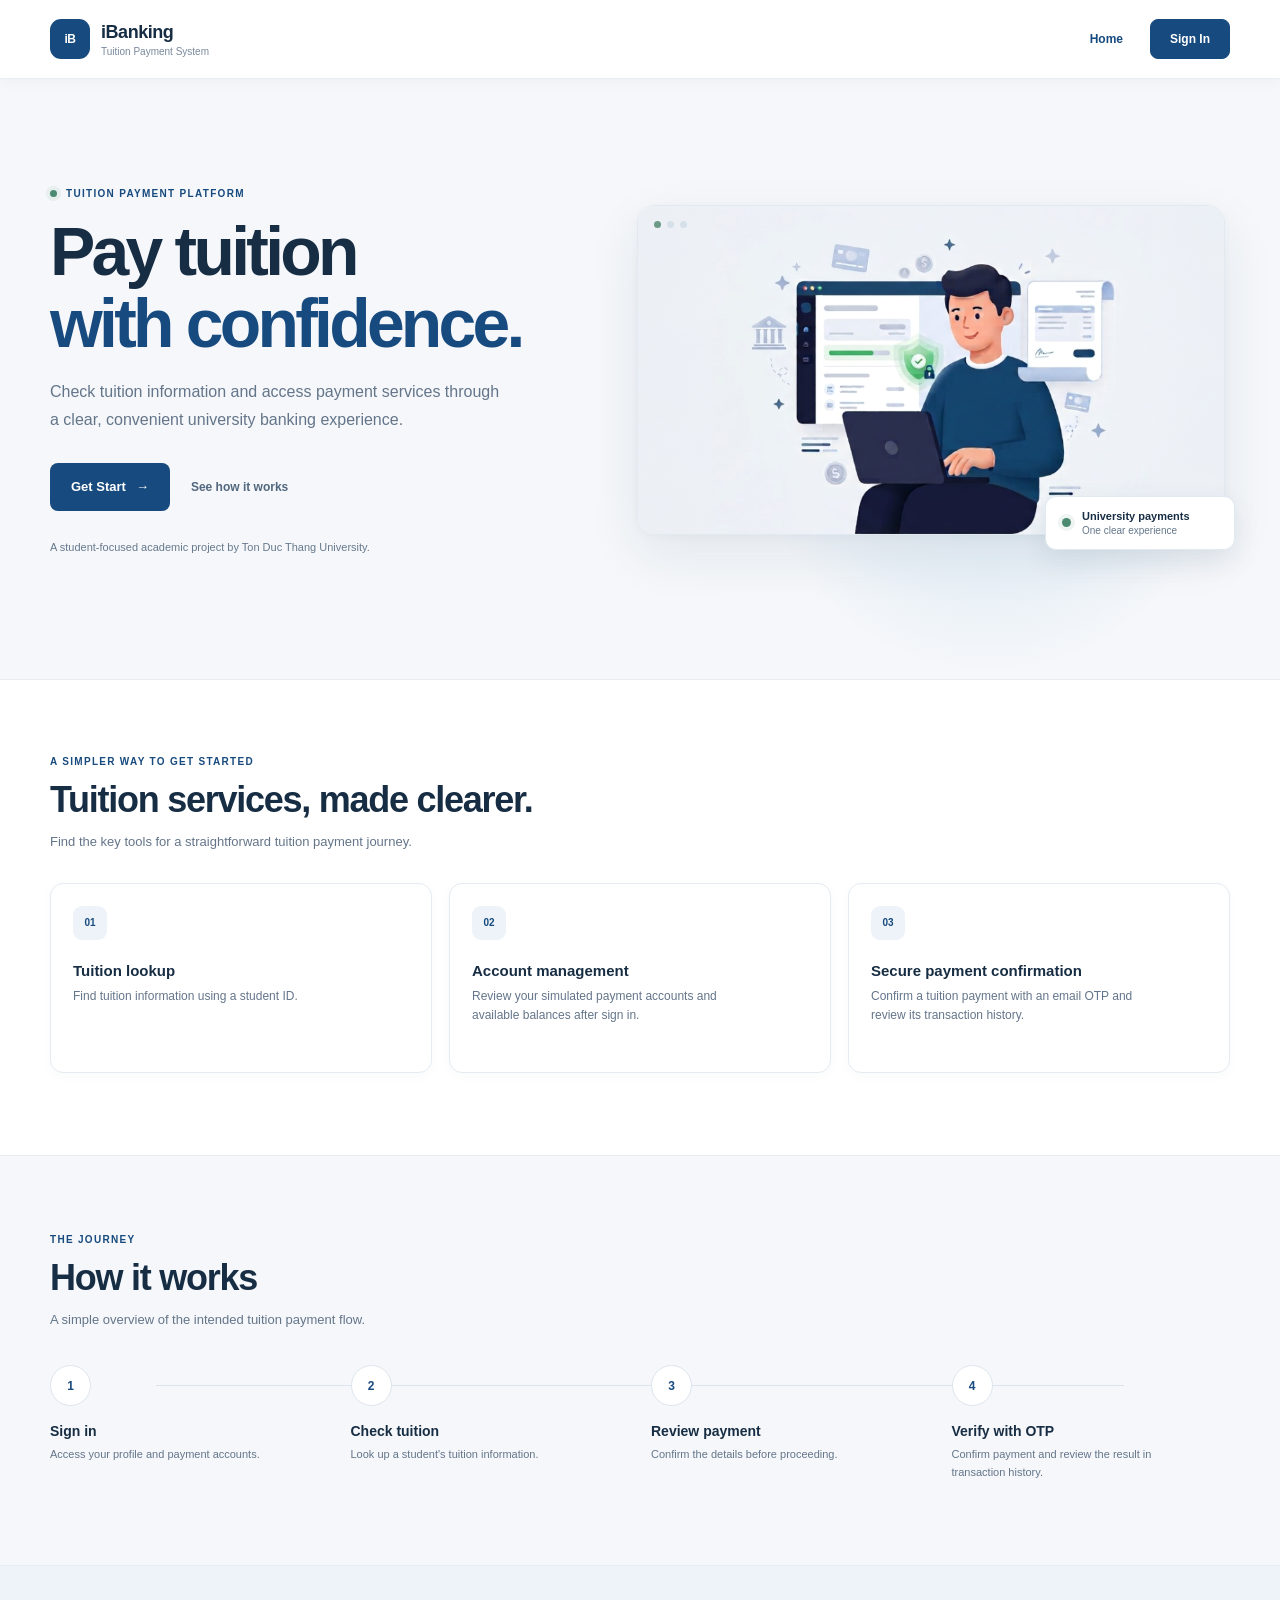
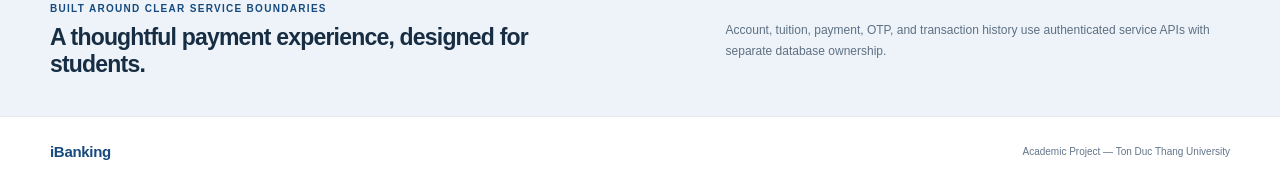
<file: frontend/index.html>
<!doctype html>
<html lang="en">
<head>
	<meta charset="utf-8">
	<meta name="viewport" content="width=device-width, initial-scale=1">
	<title>iBanking | Tuition Payment System</title>
	<link rel="stylesheet" href="css/style.css">
	<script src="js/auth.js" defer></script>
</head>
<body class="landing-page">
	<header class="landing-header">
		<div class="landing-header-inner container">
			<a class="landing-brand" href="index.html" aria-label="iBanking home">
				<span class="landing-brand-mark" aria-hidden="true">iB</span>
				<span><strong>iBanking</strong><small>Tuition Payment System</small></span>
			</a>
			<nav class="landing-nav" aria-label="Main navigation">
				<a class="public-home-link active" href="index.html">Home</a>
				<a class="auth-link logged-in-only hidden" href="dashboard.html">Dashboard</a>
				<a class="auth-link logged-in-only hidden" href="tuition.html">Tuition</a>
				<a class="auth-link logged-in-only hidden" href="accounts.html">Accounts</a>
				<a class="auth-link logged-in-only hidden" href="history.html">History</a>
				<a class="auth-link logged-in-only hidden" href="profile.html">Profile</a>
				<a class="landing-signin auth-link logged-out-only" href="login.html">Sign In</a>
				<a class="landing-signin auth-link logged-in-only hidden" href="login.html" data-logout>Logout</a>
			</nav>
		</div>
	</header>

	<main>
		<section class="landing-hero container" aria-labelledby="hero-title">
			<div class="landing-hero-copy">
				<p class="landing-kicker"><span aria-hidden="true"></span> Tuition payment platform</p>
				<h1 id="hero-title">Pay tuition<br><span>with confidence.</span></h1>
				<p class="landing-lead">Check tuition information and access payment services through a clear, convenient university banking experience.</p>
				<div class="landing-actions">
					<a class="button landing-primary-cta logged-out-only" href="login.html">Get Start <span aria-hidden="true">&rarr;</span></a>
					<a class="button landing-primary-cta auth-link logged-in-only hidden" href="dashboard.html">Go to Dashboard <span aria-hidden="true">&rarr;</span></a>
					<a class="landing-secondary-cta" href="#how-it-works">See how it works</a>
				</div>
				<p class="landing-caption">A student-focused academic project by Ton Duc Thang University.</p>
			</div>

			<div class="landing-hero-art">
				<div class="landing-art-glow" aria-hidden="true"></div>
				<div class="landing-art-frame">
					<img src="assets/ibanking-hero.png" alt="Illustration of tuition documents and a secure online payment experience">
				</div>
				<div class="landing-art-label"><span class="landing-art-dot" aria-hidden="true"></span><span><strong>University payments</strong><small>One clear experience</small></span></div>
			</div>
		</section>

		<section class="landing-features" aria-labelledby="features-title">
			<div class="container">
				<div class="landing-section-heading">
					<p class="landing-kicker">A simpler way to get started</p>
					<h2 id="features-title">Tuition services, made clearer.</h2>
					<p>Find the key tools for a straightforward tuition payment journey.</p>
				</div>
				<div class="landing-feature-grid">
					<article class="landing-feature-card">
						<span class="landing-feature-index">01</span>
						<h3>Tuition lookup</h3>
						<p>Find tuition information using a student ID.</p>
					</article>
					<article class="landing-feature-card">
						<span class="landing-feature-index">02</span>
						<h3>Account management</h3>
						<p>Review your simulated payment accounts and available balances after sign in.</p>
					</article>
					<article class="landing-feature-card">
						<span class="landing-feature-index">03</span>
						<h3>Secure payment confirmation</h3>
						<p>Confirm a tuition payment with an email OTP and review its transaction history.</p>
					</article>
				</div>
			</div>
		</section>

		<section id="how-it-works" class="landing-process container" aria-labelledby="process-title">
			<div class="landing-section-heading">
				<p class="landing-kicker">The journey</p>
				<h2 id="process-title">How it works</h2>
				<p>A simple overview of the intended tuition payment flow.</p>
			</div>
			<ol class="landing-steps">
				<li><span class="landing-step-number">1</span><div><h3>Sign in</h3><p>Access your profile and payment accounts.</p></div></li>
				<li><span class="landing-step-number">2</span><div><h3>Check tuition</h3><p>Look up a student's tuition information.</p></div></li>
				<li><span class="landing-step-number">3</span><div><h3>Review payment</h3><p>Confirm the details before proceeding.</p></div></li>
				<li><span class="landing-step-number">4</span><div><h3>Verify with OTP</h3><p>Confirm payment and review the result in transaction history.</p></div></li>
			</ol>
		</section>

		<section class="landing-trust">
			<div class="container landing-trust-inner">
				<div><p class="landing-kicker">Built around clear service boundaries</p><h2>A thoughtful payment experience, designed for students.</h2></div>
				<p>Account, tuition, payment, OTP, and transaction history use authenticated service APIs with separate database ownership.</p>
			</div>
		</section>
	</main>

	<footer class="landing-footer">
		<div class="container landing-footer-inner"><a class="landing-footer-brand" href="index.html">iBanking</a><span>Academic Project — Ton Duc Thang University</span></div>
	</footer>
</body>
</html>
</file>
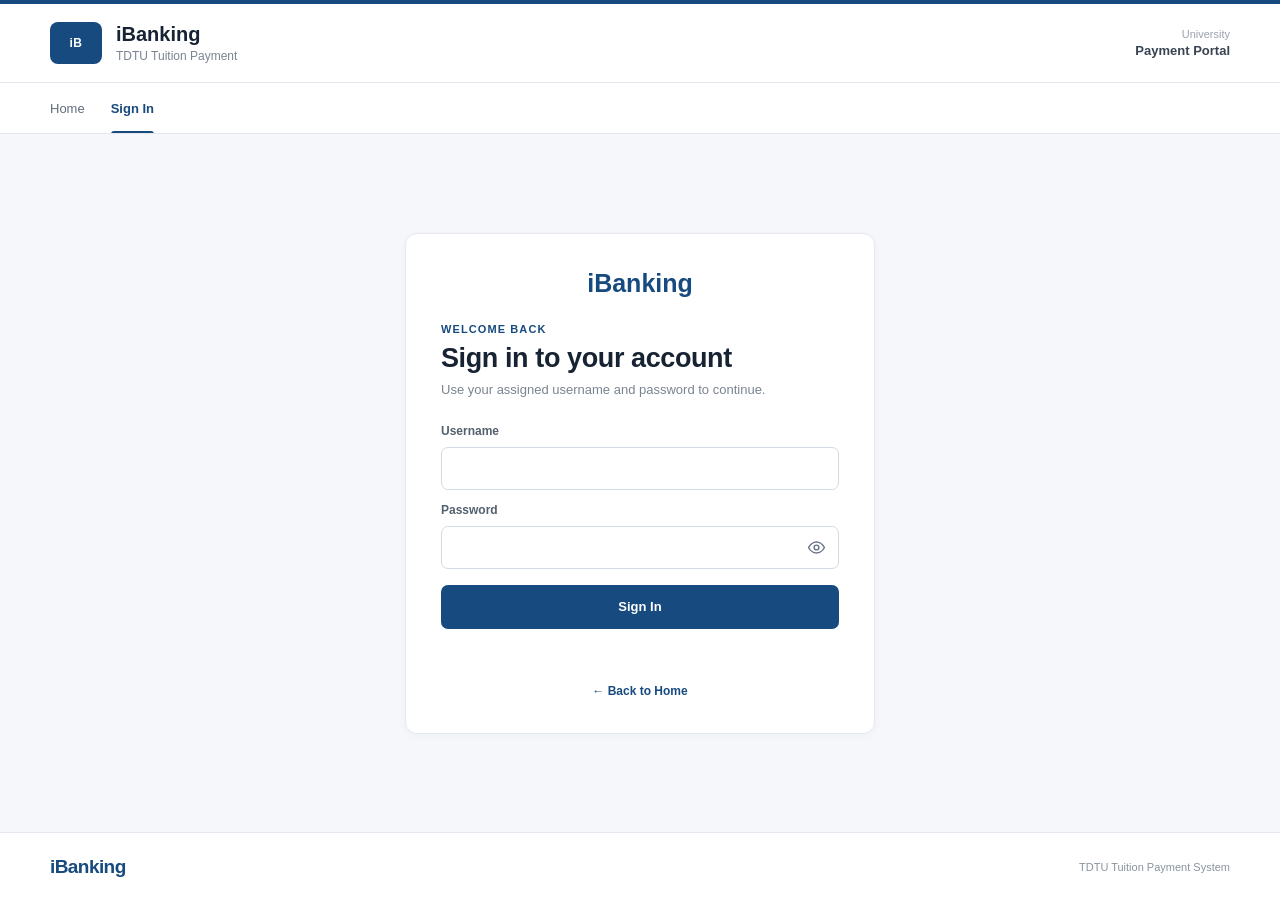
<file: frontend/accounts.html>
<!doctype html>
<html lang="en">

<head>
	<meta charset="utf-8">
	<meta name="viewport" content="width=device-width, initial-scale=1">
	<title>Accounts | iBanking</title>
	<link rel="stylesheet" href="css/style.css">
	<script src="js/auth.js" defer></script>
	<script src="js/accounts.js" defer></script>
</head>

<body class="auth-pending">
	<header class="top-header">
		<div class="header-content container"><a class="school" href="index.html"><span
					class="school-mark">TDTU</span><span class="school-name"><strong>iBanking</strong><small>Tuition
						Payment System</small></span></a>
			<div class="portal-label"><span>University</span><strong>Payment Portal</strong></div>
		</div>
	</header>
	<nav class="navigation" aria-label="Main navigation">
		<div class="navigation-content container">
			<a class="public-home-link" href="index.html">Home</a> <a class="auth-link logged-in-only hidden"
				href="dashboard.html">Dashboard</a> <a class="auth-link logged-in-only hidden"
				href="tuition.html">Tuition</a> <a class="auth-link logged-in-only hidden active"
				href="accounts.html">Accounts</a> <a class="auth-link logged-in-only hidden"
				href="history.html">History</a> <a class="auth-link logged-in-only hidden"
				href="profile.html">Profile</a> <a class="auth-link logged-out-only" href="login.html">Login</a> <a
				class="auth-link logged-in-only hidden" href="login.html" data-logout>Logout</a>
		</div>
	</nav>
	<main class="container page-content">
		<div class="page-heading">
			<p class="eyebrow">Payment accounts</p>
			<h1>Accounts</h1>
		</div>
		<section id="account-list" class="account-list" aria-live="polite">
			<p class="muted">Loading accounts...</p>
		</section>
		<p id="accounts-error" class="form-error" role="alert"></p>
	</main>
	<footer class="site-footer">
		<div class="container footer-inner"><a class="brand" href="index.html">iBanking</a><span>TDTU Tuition Payment
				System</span></div>
	</footer>
</body>

</html>
</file>
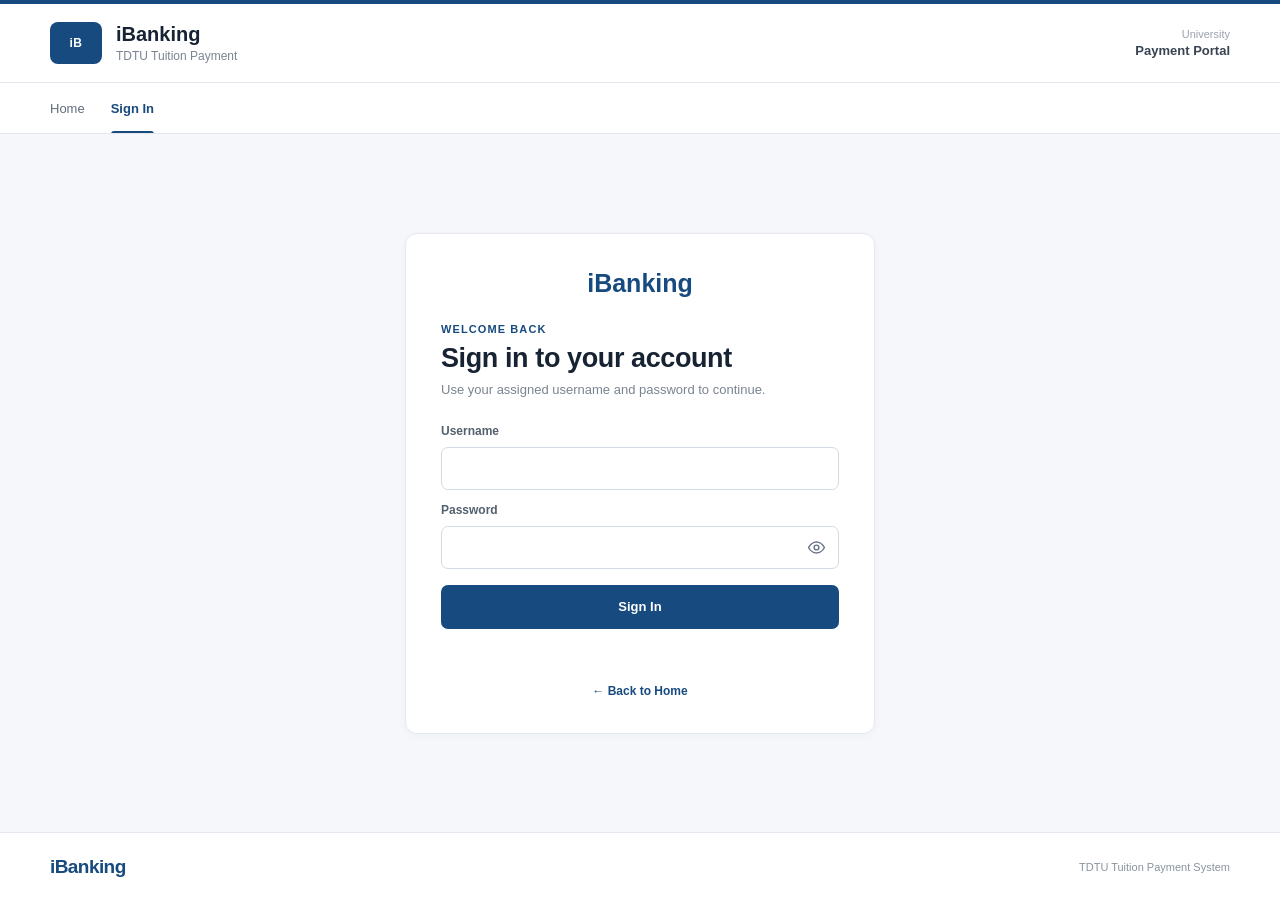
<file: frontend/dashboard.html>
<!doctype html>
<html lang="en">

<head>
	<meta charset="utf-8">
	<meta name="viewport" content="width=device-width, initial-scale=1">
	<title>Dashboard | iBanking</title>
	<link rel="stylesheet" href="css/style.css">
	<script src="js/auth.js" defer></script>
	<script src="js/dashboard.js" defer></script>
</head>

<body class="auth-pending">
	<header class="top-header">
		<div class="header-content container"><a class="school" href="index.html"><span
					class="school-mark">TDTU</span><span class="school-name"><strong>iBanking</strong><small>Tuition
						Payment System</small></span></a>
			<div class="portal-label"><span>University</span><strong>Payment Portal</strong></div>
		</div>
	</header>
	<nav class="navigation" aria-label="Main navigation">
		<div class="navigation-content container">
			<a class="public-home-link" href="index.html">Home</a> <a class="auth-link logged-in-only hidden active"
				href="dashboard.html">Dashboard</a> <a class="auth-link logged-in-only hidden"
				href="tuition.html">Tuition</a> <a class="auth-link logged-in-only hidden"
				href="accounts.html">Accounts</a> <a class="auth-link logged-in-only hidden"
				href="history.html">History</a> <a class="auth-link logged-in-only hidden"
				href="profile.html">Profile</a> <a class="auth-link logged-out-only" href="login.html">Login</a> <a
				class="auth-link logged-in-only hidden" href="login.html" data-logout>Logout</a>
		</div>
	</nav>
	<main class="container page-content">
		<div class="page-heading">
			<p class="eyebrow">Your overview</p>
			<h1 id="welcome-title">Dashboard</h1>
		</div>
		<section class="card dashboard-summary" aria-live="polite">
			<div>
				<p class="eyebrow" id="dashboard-account-default">Account summary</p>
				<h2 id="dashboard-account-number">Loading account...</h2>
			</div>
			<div><span class="detail-label">Available balance</span><strong id="dashboard-account-balance">-</strong>
			</div><span class="account-badge" id="dashboard-account-status">Loading</span>
		</section>
		<section class="quick-grid">
			<a class="card quick-card" href="tuition.html"><span
					class="quick-icon">T</span><span><strong>Tuition</strong><small>Look up a student tuition
						record</small></span><span class="arrow">&rarr;</span></a>
			<a class="card quick-card" href="accounts.html"><span
					class="quick-icon">A</span><span><strong>Accounts</strong><small>View simulated balances and account
						status</small></span><span class="arrow">&rarr;</span></a>
			<a class="card quick-card" href="history.html"><span class="quick-icon">H</span><span><strong>Transaction
						History</strong><small>Review payment status and completion time</small></span><span
					class="arrow">&rarr;</span></a>
			<a class="card quick-card" href="profile.html"><span
					class="quick-icon">P</span><span><strong>Profile</strong><small>View your personal
						information</small></span><span class="arrow">&rarr;</span></a>
		</section>
		<p id="dashboard-error" class="form-error" role="alert"></p>
		<p id="dashboard-account-summary" class="muted"></p>
	</main>
	<footer class="site-footer">
		<div class="container footer-inner"><a class="brand" href="index.html">iBanking</a><span>TDTU Tuition Payment
				System</span></div>
	</footer>
</body>

</html>
</file>
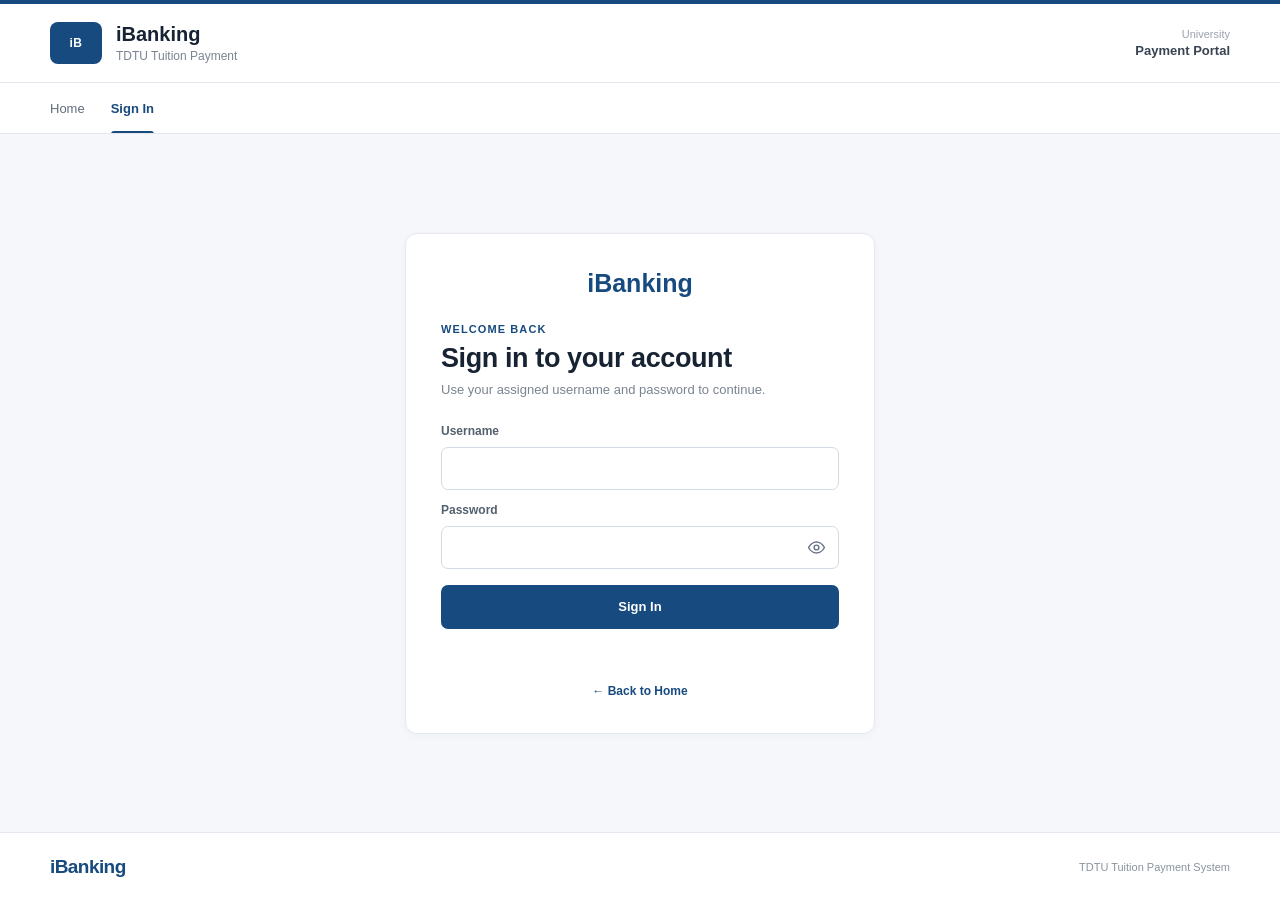
<file: frontend/history.html>
<!doctype html>
<html lang="en">

<head>
	<meta charset="utf-8">
	<meta name="viewport" content="width=device-width, initial-scale=1">
	<title>Transaction History | iBanking</title>
	<link rel="stylesheet" href="css/style.css">
	<script src="js/auth.js" defer></script>
	<script src="js/history.js" defer></script>
</head>

<body class="auth-pending">
	<header class="top-header">
		<div class="header-content container"><a class="school" href="index.html"><span
					class="school-mark">TDTU</span><span class="school-name"><strong>iBanking</strong><small>Tuition
						Payment System</small></span></a>
			<div class="portal-label"><span>University</span><strong>Payment Portal</strong></div>
		</div>
	</header>
	<nav class="navigation" aria-label="Main navigation">
		<div class="navigation-content container">
			<a class="public-home-link" href="index.html">Home</a> <a class="auth-link logged-in-only hidden"
				href="dashboard.html">Dashboard</a> <a class="auth-link logged-in-only hidden"
				href="tuition.html">Tuition</a> <a class="auth-link logged-in-only hidden"
				href="accounts.html">Accounts</a> <a class="auth-link logged-in-only hidden active"
				href="history.html">History</a> <a class="auth-link logged-in-only hidden"
				href="profile.html">Profile</a> <a class="auth-link logged-out-only" href="login.html">Login</a> <a
				class="auth-link logged-in-only hidden" href="login.html" data-logout>Logout</a>
		</div>
	</nav>
	<main class="container page-content">
		<div class="page-heading">
			<p class="eyebrow">Payments</p>
			<h1>Transaction History</h1>
		</div>
		<section class="card history-panel" aria-live="polite">
			<p id="history-message" class="history-message">Loading transaction history...</p>
			<div id="history-table-wrap" class="history-table-wrap hidden">
				<table>
					<thead>
						<tr>
							<th>Transaction ID</th>
							<th>Student ID</th>
							<th>Student Name</th>
							<th>Source Account</th>
							<th>Amount</th>
							<th>Status</th>
							<th>Created At</th>
							<th>Completed At</th>
						</tr>
					</thead>
					<tbody id="history-items"></tbody>
				</table>
			</div>
		</section>
	</main>
	<footer class="site-footer">
		<div class="container footer-inner"><a class="brand" href="index.html">iBanking</a><span>TDTU Tuition Payment
				System</span></div>
	</footer>
</body>

</html>
</file>
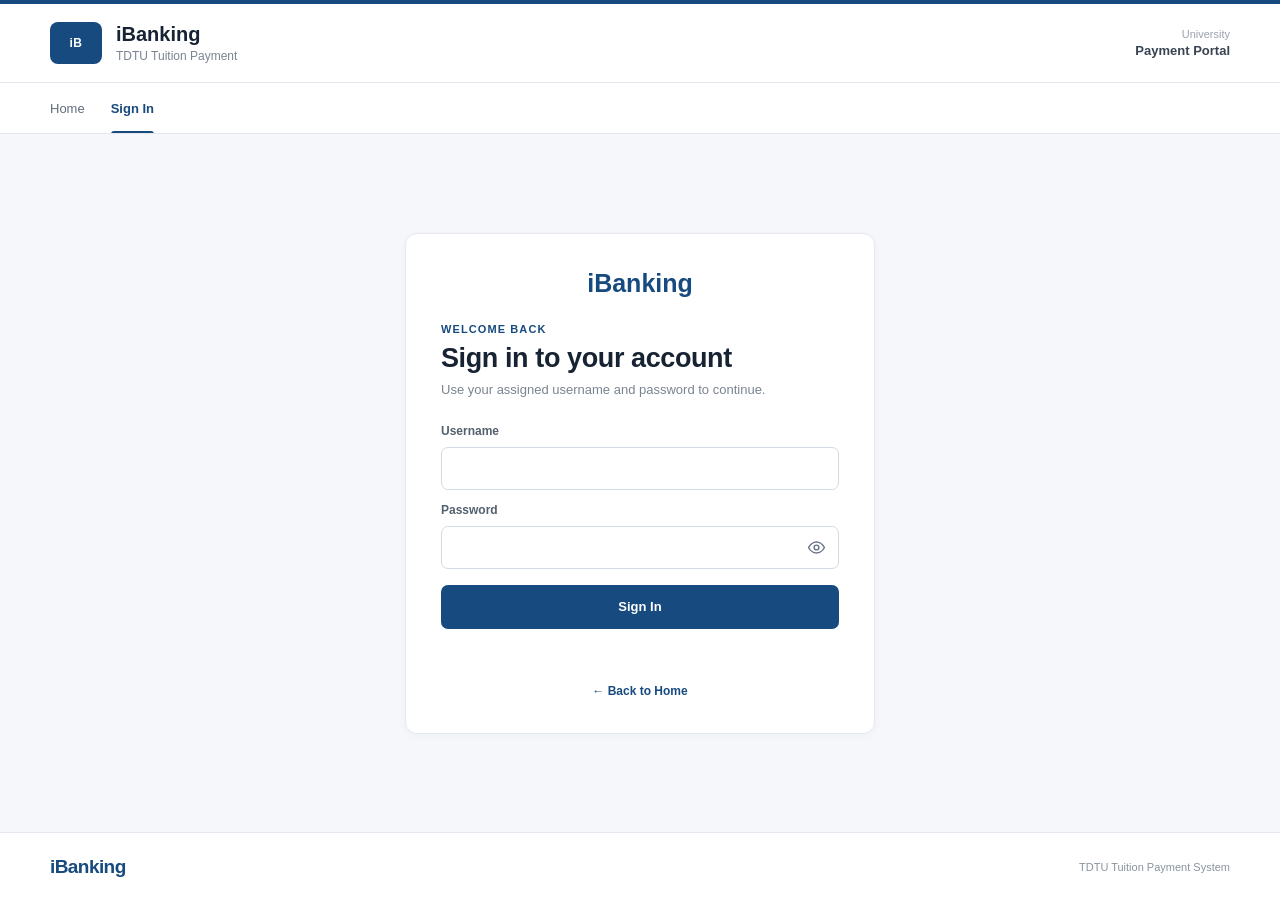
<file: frontend/login.html>
<!doctype html>
<html lang="en">

<head>
	<meta charset="utf-8">
	<meta name="viewport" content="width=device-width, initial-scale=1">
	<title>Sign In | iBanking</title>
	<link rel="stylesheet" href="css/style.css">
	<script src="js/auth.js" defer></script>
</head>

<body>
	<header class="top-header">
		<div class="header-content container">
			<a class="school" href="index.html"><span class="school-mark">iB</span><span
					class="school-name"><strong>iBanking</strong><small>TDTU Tuition Payment</small></span></a>
			<div class="portal-label"><span>University</span><strong>Payment Portal</strong></div>
		</div>
	</header>
	<nav class="navigation" aria-label="Main navigation">
		<div class="navigation-content container">
			<a class="public-home-link" href="index.html">Home</a>
			<a class="auth-link logged-in-only hidden" href="dashboard.html">Dashboard</a>
			<a class="auth-link logged-in-only hidden" href="tuition.html">Tuition</a>
			<a class="auth-link logged-in-only hidden" href="accounts.html">Accounts</a>
			<a class="auth-link logged-in-only hidden" href="history.html">History</a>
			<a class="auth-link logged-in-only hidden" href="profile.html">Profile</a>
			<a class="auth-link logged-out-only active" href="login.html">Sign In</a>
			<a class="auth-link logged-in-only hidden" href="login.html" data-logout>Logout</a>
		</div>
	</nav>

	<main class="container signin-page">
		<section class="card signin-card">
			<div class="signin-brand" aria-hidden="true">iBanking</div>
			<p class="eyebrow">Welcome back</p>
			<h1>Sign in to your account</h1>
			<p class="muted">Use your assigned username and password to continue.</p>
			<form id="login-form" class="form-stack">
				<label for="username">Username</label>
				<input id="username" name="username" autocomplete="username" required>
				<label for="password">Password</label>
				<div class="password-control">
					<input id="password" name="password" type="password" autocomplete="current-password" required>
					<button id="toggle-password" class="password-toggle" type="button" aria-label="Show password"
						aria-controls="password" aria-pressed="false">
						<svg class="password-eye" viewBox="0 0 24 24" aria-hidden="true">
							<path d="M2 12s3.5-7 10-7 10 7 10 7-3.5 7-10 7S2 12 2 12Z"></path>
							<circle cx="12" cy="12" r="3"></circle>
						</svg>
						<svg class="password-eye-off" viewBox="0 0 24 24" aria-hidden="true">
							<path d="M2 12s3.5-7 10-7 10 7 10 7-3.5 7-10 7S2 12 2 12Z"></path>
							<circle cx="12" cy="12" r="3"></circle>
							<path d="m3 3 18 18"></path>
						</svg>
					</button>
				</div>
				<button class="button" type="submit">Sign In</button>
				<p id="login-error" class="form-error" role="alert"></p>
			</form>
			<a class="back-home" href="index.html">&larr; Back to Home</a>
		</section>
	</main>
	<footer class="site-footer">
		<div class="container footer-inner"><span class="brand">iBanking</span><span>TDTU Tuition Payment System</span>
		</div>
	</footer>
	<script>
		document.addEventListener('DOMContentLoaded', () => {
			const priorAuthMessage = sessionStorage.getItem(window.IBanking.AUTH_MESSAGE_KEY);
			if (priorAuthMessage) {
				document.getElementById('login-error').textContent = priorAuthMessage;
				sessionStorage.removeItem(window.IBanking.AUTH_MESSAGE_KEY);
			}
			document.getElementById('login-form').addEventListener('submit', async event => {
				event.preventDefault();
				const form = event.currentTarget;
				const errorBox = document.getElementById('login-error');
				errorBox.textContent = '';
				try {
					await window.IBanking.login(form.username.value, form.password.value);
					window.location.href = 'dashboard.html';
				} catch (error) {
					errorBox.textContent = error.message;
				}
			});
			document.getElementById('toggle-password').addEventListener('click', event => {
				const password = document.getElementById('password');
				const isVisible = password.type === 'password';
				password.type = isVisible ? 'text' : 'password';
				event.currentTarget.setAttribute('aria-pressed', String(isVisible));
				event.currentTarget.setAttribute('aria-label', isVisible ? 'Hide password' : 'Show password');
			});
		});
	</script>
</body>

</html>
</file>
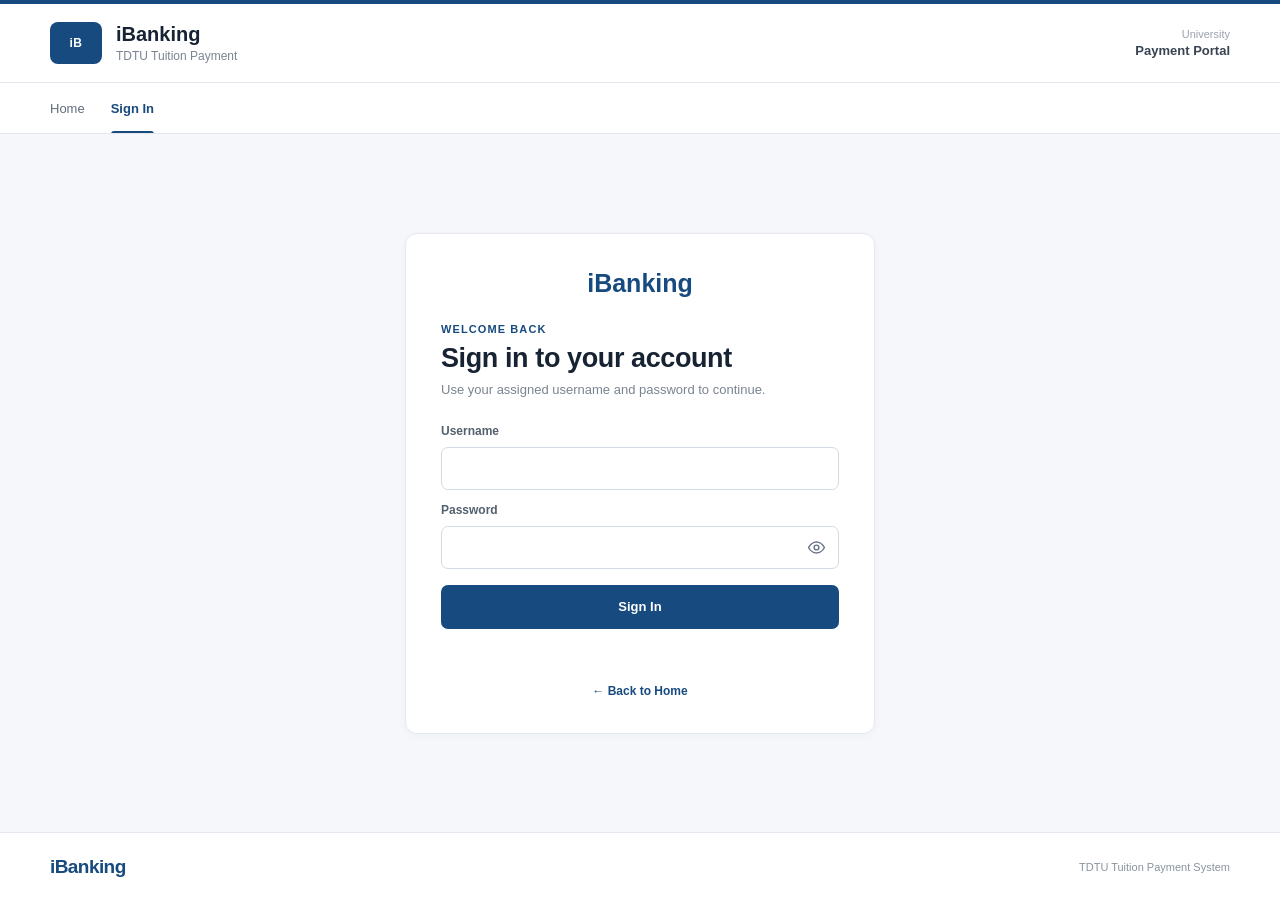
<file: frontend/profile.html>
<!doctype html>
<html lang="en">

<head>
	<meta charset="utf-8">
	<meta name="viewport" content="width=device-width, initial-scale=1">
	<title>Profile | iBanking</title>
	<link rel="stylesheet" href="css/style.css">
	<script src="js/auth.js" defer></script>
	<script src="js/profile.js" defer></script>
</head>

<body class="auth-pending">
	<header class="top-header">
		<div class="header-content container"><a class="school" href="index.html"><span
					class="school-mark">TDTU</span><span class="school-name"><strong>iBanking</strong><small>Tuition
						Payment System</small></span></a>
			<div class="portal-label"><span>University</span><strong>Payment Portal</strong></div>
		</div>
	</header>
	<nav class="navigation" aria-label="Main navigation">
		<div class="navigation-content container">
			<a class="public-home-link" href="index.html">Home</a> <a class="auth-link logged-in-only hidden"
				href="dashboard.html">Dashboard</a> <a class="auth-link logged-in-only hidden"
				href="tuition.html">Tuition</a> <a class="auth-link logged-in-only hidden"
				href="accounts.html">Accounts</a> <a class="auth-link logged-in-only hidden"
				href="history.html">History</a> <a class="auth-link logged-in-only hidden active"
				href="profile.html">Profile</a> <a class="auth-link logged-out-only" href="login.html">Login</a> <a
				class="auth-link logged-in-only hidden" href="login.html" data-logout>Logout</a>
		</div>
	</nav>
	<main class="container page-content">
		<div class="page-heading">
			<p class="eyebrow">Personal information</p>
			<h1>Profile</h1>
		</div>
		<section id="profile-details" class="card profile-details" aria-live="polite">
			<p class="muted">Loading profile...</p>
		</section>
		<p id="profile-error" class="form-error" role="alert"></p>
	</main>
	<footer class="site-footer">
		<div class="container footer-inner"><a class="brand" href="index.html">iBanking</a><span>TDTU Tuition Payment
				System</span></div>
	</footer>
</body>

</html>
</file>
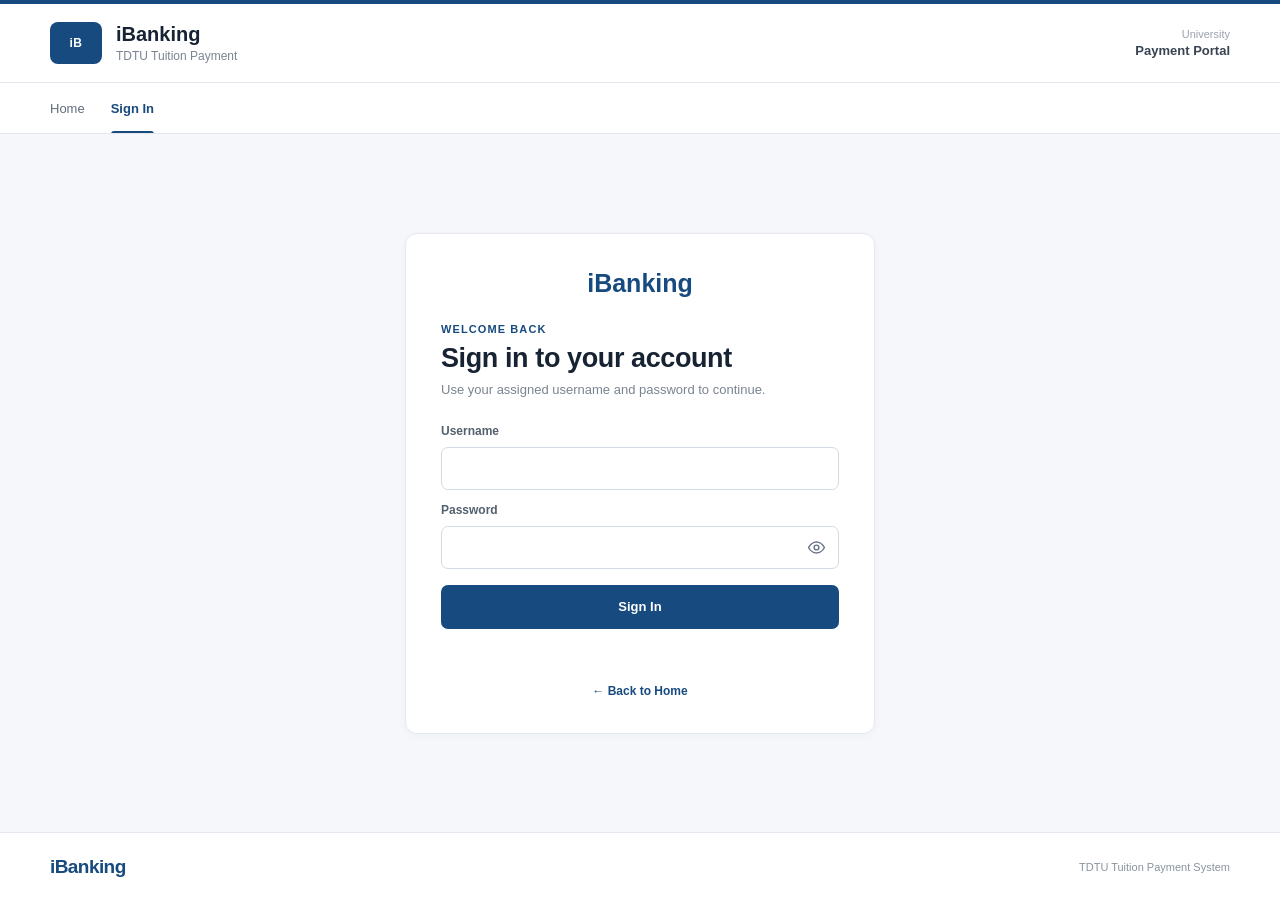
<file: frontend/tuition.html>
<!doctype html>
<html lang="en">

<head>
	<meta charset="utf-8">
	<meta name="viewport" content="width=device-width, initial-scale=1">
	<title>Tuition | iBanking</title>
	<link rel="stylesheet" href="css/style.css">
	<script src="js/auth.js" defer></script>
	<script src="js/tuition.js" defer></script>
</head>

<body class="auth-pending">
	<header class="top-header">
		<div class="header-content container"><a class="school" href="index.html"><span
					class="school-mark">TDTU</span><span class="school-name"><strong>iBanking</strong><small>Tuition
						Payment System</small></span></a>
			<div class="portal-label"><span>University</span><strong>Payment Portal</strong></div>
		</div>
	</header>
	<nav class="navigation" aria-label="Main navigation">
		<div class="navigation-content container">
			<a class="public-home-link" href="index.html">Home</a> <a class="auth-link logged-in-only hidden"
				href="dashboard.html">Dashboard</a> <a class="auth-link logged-in-only hidden active"
				href="tuition.html">Tuition</a> <a class="auth-link logged-in-only hidden"
				href="accounts.html">Accounts</a> <a class="auth-link logged-in-only hidden"
				href="history.html">History</a> <a class="auth-link logged-in-only hidden"
				href="profile.html">Profile</a> <a class="auth-link logged-out-only" href="login.html">Login</a> <a
				class="auth-link logged-in-only hidden" href="login.html" data-logout>Logout</a>
		</div>
	</nav>
	<main class="container page-content tuition-page">
		<div class="page-heading">
			<p class="eyebrow">Payment Services</p>
			<h1>Tuition Payment</h1>
		</div>
		<div id="user-service-message" class="tuition-message warning-message hidden" role="status"></div>
		<div id="tuition-service-message" class="tuition-message error-message hidden" role="alert"></div>

		<section class="card tuition-section">
			<div class="tuition-section-heading"><span class="step-number">1</span>
				<div>
					<h2>Payer Information</h2>
				</div>
			</div>
			<div id="payer-information" class="tuition-detail-grid" aria-live="polite">
				<p class="muted">Loading account information...</p>
			</div>
		</section>

		<section class="card tuition-section">
			<div class="tuition-section-heading"><span class="step-number">2</span>
				<div>
					<h2>Who are you paying for?</h2>
				</div>
			</div>
			<div class="payer-choice-group">
				<label class="payer-choice"><input id="payment-target-self" type="radio" name="payment-target"
						value="self"><span><strong>Pay for me</strong><small>Your profile.</small></span></label>
				<label class="payer-choice"><input id="payment-target-other" type="radio" name="payment-target"
						value="other" checked><span><strong>Search tuition</strong><small>Enter a student's ID
							below.</small></span></label>
			</div>
			<p id="student-mapping-note" class="tuition-note hidden" role="status"></p>
			<form id="tuition-search-form" class="student-search-form">
				<label for="student-id">Student ID</label>
				<div class="search-control"><input id="student-id" name="studentId" type="text" autocomplete="off"
						placeholder="Enter student ID" required><button class="button" id="search-button"
						type="submit">Search</button></div>
			</form>
			<p id="tuition-lookup-message" class="tuition-inline-message" role="alert"></p>
			<div id="tuition-result" class="tuition-result hidden" aria-live="polite">
				<h3>Student Tuition Information</h3>
				<div class="tuition-detail-grid">
					<div class="tuition-detail"><span>Student ID</span><strong id="result-student-id"></strong></div>
					<div class="tuition-detail"><span>Student Name</span><strong id="result-student-name"></strong>
					</div>
					<div class="tuition-detail"><span>Tuition Amount</span><strong id="result-tuition-amount"
							class="tuition-amount"></strong></div>
					<div class="tuition-detail"><span>Payment Status</span><strong><span id="result-tuition-status"
								class="tuition-status"></span></strong></div>
					<div id="result-payer-container" class="tuition-detail hidden" style="grid-column: span 2;">
						<span>Paid By</span><strong id="result-payer-name"></strong>
					</div>
				</div>
			</div>
		</section>

		<section id="payment-section" class="card tuition-section hidden">
			<div class="tuition-section-heading"><span class="step-number">3</span>
				<div>
					<h2>Payment Information</h2>
					<p>Choose an active source account and review the full tuition amount.</p>
				</div>
			</div>
			<p id="account-loading" class="muted">Loading your payment accounts...</p>
			<div id="account-options" class="account-options"></div>
			<p id="account-selection-message" class="tuition-inline-message" role="status"></p>
			<div class="payment-summary">
				<div><span>Selected Account Balance</span><strong id="selected-account-balance">-</strong></div>
				<div><span>Full Tuition Amount</span><strong id="selected-tuition-amount"
						class="tuition-amount">-</strong></div>
			</div>
			<p id="balance-message" class="tuition-inline-message" role="status"></p>
			<label class="confirmation-check"><input id="confirm-details" type="checkbox"><span>I have reviewed the
					student and payment information above.</span></label>
			<button id="confirm-payment" class="button" type="button" disabled>Continue to OTP</button>
			<p id="payment-action-message" class="tuition-inline-message" role="status"></p>
			<section id="otp-section" class="otp-section hidden" aria-live="polite">
				<h3>Verify payment</h3>
				<p id="otp-delivery-message" class="muted">Enter the six-digit code sent to your registered email.</p>
				<form id="otp-form" class="otp-form">
					<label for="otp-code">One-time password</label>
					<input id="otp-code" name="otpCode" type="text" inputmode="numeric" autocomplete="one-time-code"
						maxlength="6" pattern="[0-9]{6}" aria-describedby="otp-error" required>
					<button id="confirm-otp" class="button" type="submit">Confirm Payment</button>
					<button id="resend-otp" class="button secondary-button" type="button">Resend OTP</button>
					<button id="reconcile-payment" class="button secondary-button hidden" type="button">Check debit
						status</button>
				</form>
				<p id="otp-error" class="form-error" role="alert"></p>
			</section>
			<section id="payment-success" class="payment-success hidden" aria-live="polite">
				<h3>Payment successful</h3>
				<div class="tuition-detail-grid">
					<div class="tuition-detail"><span>Status</span><strong id="success-status"></strong></div>
					<div class="tuition-detail"><span>Paid By</span><strong id="success-payer"></strong></div>
					<div class="tuition-detail"><span>Payer Account</span><strong id="success-account"></strong></div>
					<div class="tuition-detail"><span>Payment Date</span><strong id="success-completed-at"></strong>
					</div>
				</div>
				<a class="button history-button" href="history.html">View transaction history</a>
			</section>
		</section>
	</main>
	<footer class="site-footer">
		<div class="container footer-inner"><a class="brand" href="index.html">iBanking</a><span>TDTU Tuition Payment
				System</span></div>
	</footer>
</body>

</html>
</file>
<file: frontend/css/style.css>
:root {
	color-scheme: light;
	font-family: "Segoe UI", Arial, sans-serif;
	color: #202733;
	background: #f5f7fa;
	--primary: #174a7e;
	--primary-dark: #10385f;
	--primary-light: #edf5fc;
	--background: #f5f7fa;
	--surface: #ffffff;
	--border: #e5e9ef;
	--text: #202733;
	--muted: #7a8491;
	--success: #198754;
	--warning: #c27a14;
	--danger: #c23b3b;
}

* {
	box-sizing: border-box;
}

html {
	scroll-behavior: smooth;
}

body {
	margin: 0;
	min-width: 320px;
	min-height: 100vh;
	background: var(--background);
	color: var(--text);
}

a {
	color: inherit;
}

.container {
	width: calc(100% - 48px);
	max-width: 1180px;
	margin-inline: auto;
}

.top-header {
	border-top: 4px solid var(--primary);
	border-bottom: 1px solid var(--border);
	background: var(--surface);
}

.header-content {
	min-height: 78px;
	display: flex;
	align-items: center;
	justify-content: space-between;
	gap: 20px;
}

.school {
	display: inline-flex;
	align-items: center;
	gap: 14px;
	color: inherit;
	text-decoration: none;
}

.school-mark {
	width: 52px;
	height: 42px;
	display: grid;
	place-items: center;
	border-radius: 8px;
	background: var(--primary);
	color: #fff;
	font-size: 12px;
	font-weight: 750;
	letter-spacing: .4px;
}

.school-name strong,
.school-name small {
	display: block;
}

.school-name strong {
	color: #172333;
	font-size: 20px;
	font-weight: 650;
}

.school-name small {
	margin-top: 3px;
	color: var(--muted);
	font-size: 12px;
}

.portal-label {
	display: flex;
	flex-direction: column;
	gap: 3px;
	text-align: right;
}

.portal-label span {
	color: #9aa2ad;
	font-size: 11px;
}

.portal-label strong {
	color: #394351;
	font-size: 13px;
	font-weight: 600;
}

.navigation {
	border-bottom: 1px solid var(--border);
	background: var(--surface);
}

.navigation-content {
	min-height: 50px;
	display: flex;
	align-items: stretch;
	gap: 26px;
	overflow-x: auto;
}

.navigation a {
	position: relative;
	flex: 0 0 auto;
	display: flex;
	align-items: center;
	color: #626d7a;
	font-size: 13px;
	font-weight: 500;
	text-decoration: none;
	white-space: nowrap;
}

.navigation a:hover {
	color: var(--primary);
}

.navigation a.active {
	color: var(--primary);
	font-weight: 650;
}

.navigation a.active::after {
	position: absolute;
	right: 0;
	bottom: -1px;
	left: 0;
	height: 3px;
	border-radius: 3px 3px 0 0;
	background: var(--primary);
	content: "";
}

.button {
	display: inline-flex;
	min-height: 44px;
	align-items: center;
	justify-content: center;
	gap: 10px;
	padding: 0 19px;
	border: 0;
	border-radius: 7px;
	background: var(--primary);
	color: white;
	font: inherit;
	font-size: 13px;
	font-weight: 650;
	text-decoration: none;
	cursor: pointer;
	transition: background .15s ease;
}

.button:hover:not(:disabled) {
	background: var(--primary-dark);
}

.button:disabled {
	background: #d2d7dd;
	color: white;
	cursor: not-allowed;
}

main.container {
	max-width: 1000px;
}

h1,
h2,
h3,
p {
	margin-top: 0;
}

h1,
h2,
h3 {
	color: #172333;
}

h1 {
	margin-bottom: 12px;
	font-size: clamp(29px, 4vw, 40px);
	font-weight: 650;
	letter-spacing: -.4px;
}

h2 {
	margin-bottom: 0;
	font-size: 25px;
	font-weight: 650;
	letter-spacing: -.3px;
}

h3 {
	margin-bottom: 9px;
	font-size: 16px;
	font-weight: 650;
}

.muted {
	color: #7a8491;
}

.page-content {
	min-height: calc(100vh - 202px);
	padding-top: 29px;
	padding-bottom: 70px;
}

.page-heading {
	margin-bottom: 25px;
}

.page-heading h1 {
	margin-bottom: 7px;
}

.page-heading p {
	margin-bottom: 0;
	color: var(--muted);
	font-size: 13px;
	line-height: 1.55;
}

.breadcrumb {
	margin-bottom: 16px;
	color: #929ba7;
	font-size: 12px;
}

.breadcrumb span {
	margin: 0 7px;
	color: #bdc3ca;
}

.card {
	border: 1px solid var(--border);
	border-radius: 12px;
	background: var(--surface);
	box-shadow: 0 2px 8px #1f2d3d09;
}

.eyebrow {
	margin-bottom: 8px;
	color: var(--primary);
	font-size: 11px;
	font-weight: 750;
	letter-spacing: .1em;
	text-transform: uppercase;
}

.hero {
	min-height: calc(100vh - 200px);
	display: grid;
	grid-template-columns: 1fr 1.05fr;
	align-items: center;
	gap: 48px;
	padding-block: 42px;
}

.hero-copy {
	max-width: 550px;
}

.hero h1 {
	margin-bottom: 16px;
	font-size: clamp(38px, 5vw, 60px);
	line-height: 1.08;
}

.hero h1 span {
	color: var(--primary);
}

.lead {
	max-width: 440px;
	margin-bottom: 25px;
	color: #6b7581;
	font-size: 17px;
	line-height: 1.7;
}

.small-note {
	margin: 12px 0 0;
	color: #89929d;
	font-size: 12px;
}

.status-pill {
	display: inline-block;
	padding: 5px 8px;
	border-radius: 20px;
	background: #f0f3f7;
	color: #66788c;
	font-size: 10px;
	font-weight: 700;
}

.hero-image-wrap {
	min-width: 0;
}

.hero-image {
	display: block;
	width: 100%;
	height: auto;
	max-height: 470px;
	object-fit: contain;
	border-radius: 12px;
	box-shadow: 0 16px 42px #174a7e16;
}

.site-footer {
	border-top: 1px solid var(--border);
	background: white;
}

.footer-inner {
	min-height: 68px;
	display: flex;
	align-items: center;
	justify-content: space-between;
	gap: 15px;
	color: #89929d;
	font-size: 11px;
}

.brand {
	color: var(--primary);
	font-size: 19px;
	font-weight: 750;
	letter-spacing: -.03em;
	text-decoration: none;
}

.signin-page {
	min-height: calc(100vh - 202px);
	display: grid;
	place-items: center;
	padding-block: 35px;
}

.signin-card {
	width: min(100%, 470px);
	padding: 35px;
}

.signin-brand {
	margin-bottom: 25px;
	color: var(--primary);
	font-size: 25px;
	font-weight: 750;
	text-align: center;
}

.signin-card h1 {
	margin-bottom: 8px;
	font-size: 27px;
}

.signin-card>.muted {
	margin-bottom: 0;
	font-size: 13px;
}

.back-home {
	display: block;
	margin-top: 18px;
	color: var(--primary);
	font-size: 12px;
	font-weight: 650;
	text-align: center;
	text-decoration: none;
}

.back-home:hover {
	text-decoration: underline;
}

.form-stack {
	display: grid;
	gap: 9px;
	margin-top: 23px;
}

.form-stack label {
	margin-top: 4px;
	color: #53606e;
	font-size: 12px;
	font-weight: 600;
}

.form-stack input {
	width: 100%;
	height: 43px;
	padding: 0 13px;
	border: 1px solid #d5dbe3;
	border-radius: 7px;
	background: white;
	color: var(--text);
	font: inherit;
	font-size: 13px;
}

.form-stack input:focus {
	outline: none;
	border-color: #6692bc;
	box-shadow: 0 0 0 3px #174a7e14;
}

.password-control {
	position: relative;
}

.password-control input {
	padding-right: 48px;
}

.password-toggle {
	position: absolute;
	top: 50%;
	right: 7px;
	width: 32px;
	height: 32px;
	display: grid;
	place-items: center;
	transform: translateY(-50%);
	border: 0;
	border-radius: 5px;
	background: transparent;
	color: #687587;
	cursor: pointer;
}

.password-toggle:hover {
	background: #f0f4f8;
	color: var(--primary);
}

.password-toggle:focus-visible {
	outline: 2px solid #6692bc;
	outline-offset: 1px;
}

.password-toggle svg {
	width: 19px;
	height: 19px;
	fill: none;
	stroke: currentColor;
	stroke-width: 1.8;
	stroke-linecap: round;
	stroke-linejoin: round;
}

.password-toggle .password-eye-off {
	display: none;
}

.password-toggle[aria-pressed="true"] .password-eye {
	display: none;
}

.password-toggle[aria-pressed="true"] .password-eye-off {
	display: block;
}

.form-stack .button {
	width: 100%;
	margin-top: 7px;
}

.form-error {
	min-height: 20px;
	margin: 8px 0 0;
	color: var(--danger);
	font-size: 12px;
}

.quick-grid {
	display: grid;
	grid-template-columns: repeat(2, 1fr);
	gap: 15px;
}

.dashboard-summary {
	display: flex;
	align-items: center;
	justify-content: space-between;
	gap: 20px;
	margin-bottom: 18px;
	padding: 20px 23px;
}

.dashboard-summary .eyebrow {
	margin: 0 0 7px;
}

.dashboard-summary h2 {
	font-size: 19px;
}

.dashboard-summary>div:nth-child(2) strong {
	display: block;
	color: var(--primary);
	font-size: 21px;
}

.quick-card {
	min-height: 105px;
	display: flex;
	align-items: center;
	gap: 14px;
	padding: 18px;
	text-decoration: none;
}

a.quick-card:hover {
	border-color: #b8c9da;
	transform: translateY(-1px);
}

.quick-icon {
	display: grid;
	flex: 0 0 40px;
	height: 40px;
	place-items: center;
	border-radius: 8px;
	background: var(--primary-light);
	color: var(--primary);
	font-weight: 750;
}

.quick-card strong,
.quick-card small {
	display: block;
}

.quick-card strong {
	margin-bottom: 5px;
	font-size: 13px;
}

.quick-card small {
	color: #74808d;
	font-size: 11px;
	line-height: 1.5;
}

.arrow {
	margin-left: auto;
	color: var(--primary);
}

.quick-card .status-pill {
	margin-left: auto;
	white-space: nowrap;
}

.profile-details {
	display: block;
	overflow: hidden;
}

.profile-identity {
	padding: 24px;
	border-bottom: 1px solid var(--border);
	background: linear-gradient(110deg, #fff, #f4f8fc);
}

.profile-identity h2 {
	margin-bottom: 5px;
	font-size: 22px;
}

.profile-identity p {
	margin: 0;
	color: var(--muted);
	font-size: 13px;
}

.profile-information {
	display: grid;
	grid-template-columns: repeat(2, minmax(0, 1fr));
	gap: 1px;
	background: var(--border);
}

.detail-item {
	min-height: 84px;
	padding: 18px;
	background: white;
}

.detail-item span {
	display: block;
}

.detail-label {
	margin-bottom: 6px;
	color: #718198;
	font-size: 10px;
	font-weight: 650;
	letter-spacing: .04em;
	text-transform: uppercase;
}

.detail-value {
	color: #303b48;
	font-size: 14px;
	font-weight: 600;
	overflow-wrap: anywhere;
}

.account-list {
	display: grid;
	grid-template-columns: repeat(auto-fit, minmax(270px, 1fr));
	gap: 15px;
}

.account-card {
	padding: 20px;
}

.account-card-top {
	display: flex;
	align-items: center;
	justify-content: space-between;
	gap: 11px;
	margin-bottom: 20px;
}

.account-number {
	font-size: 17px;
	font-weight: 700;
	letter-spacing: .02em;
}

.account-badge {
	padding: 5px 8px;
	border-radius: 20px;
	background: #eaf7ef;
	color: var(--success);
	font-size: 10px;
	font-weight: 700;
	text-transform: uppercase;
}

.account-badge.inactive {
	background: #fff5e5;
	color: var(--warning);
}

.account-balance {
	margin-bottom: 18px;
	color: #202733;
	font-size: 25px;
	font-weight: 700;
	letter-spacing: -.02em;
}

.account-meta {
	display: flex;
	justify-content: space-between;
	gap: 12px;
	padding-top: 13px;
	border-top: 1px solid #edf0f3;
	color: #708198;
	font-size: 11px;
}

.account-meta strong {
	color: #344c68;
}

.empty-state {
	padding: 20px;
	color: #708198;
}

.history-panel {
	overflow: hidden;
}

.history-message {
	margin: 0;
	padding: 22px;
	color: #657487;
	font-size: 13px;
	line-height: 1.6;
}

.history-table-wrap {
	width: 100%;
	overflow-x: auto;
}

.history-table-wrap table {
	width: 100%;
	border-collapse: collapse;
	text-align: left;
}

.history-table-wrap th,
.history-table-wrap td {
	padding: 14px 16px;
	border-bottom: 1px solid var(--border);
	font-size: 12px;
	white-space: nowrap;
}

.history-table-wrap th {
	background: #f8fafc;
	color: #718198;
	font-size: 10px;
	letter-spacing: .04em;
	text-transform: uppercase;
}

.history-table-wrap tr:last-child td {
	border-bottom: 0;
}

.auth-pending main {
	visibility: hidden;
}

.hidden {
	display: none !important;
}

/* Tuition page components use the same portal palette and card system. */
.tuition-page {
	max-width: 1000px;
}

.tuition-page .page-heading h1 {
	margin-bottom: 12px;
	font-size: clamp(29px, 4vw, 40px);
	font-weight: 650;
	letter-spacing: -.4px;
}

.tuition-section {
	margin-bottom: 18px;
	padding: 24px 27px;
}

.tuition-section-heading {
	display: flex;
	align-items: center;
	gap: 13px;
	margin-bottom: 21px;
}

.tuition-section-heading h2 {
	margin: 0 0 4px;
	color: #263241;
	font-size: 16px;
}

.tuition-section-heading p {
	margin: 0;
	color: #949da8;
	font-size: 11px;
}

.step-number {
	width: 31px;
	height: 31px;
	flex: 0 0 31px;
	display: grid;
	place-items: center;
	border-radius: 8px;
	background: var(--primary-light);
	color: var(--primary);
	font-size: 13px;
	font-weight: 700;
}

.tuition-detail-grid {
	display: grid;
	grid-template-columns: repeat(2, minmax(0, 1fr));
	gap: 1px;
	overflow: hidden;
	border: 1px solid var(--border);
	border-radius: 9px;
	background: var(--border);
}

.tuition-detail {
	min-height: 72px;
	padding: 15px;
	background: white;
}

.tuition-detail>span:first-child,
.payment-summary span {
	display: block;
	margin-bottom: 6px;
	color: #9099a5;
	font-size: 10px;
}

.tuition-detail strong {
	color: #303b48;
	font-size: 13px;
	font-weight: 600;
	overflow-wrap: anywhere;
}

.tuition-detail .tuition-amount,
.payment-summary .tuition-amount {
	color: var(--primary);
	font-size: 16px;
	font-weight: 700;
}

.payer-choice-group {
	display: grid;
	grid-template-columns: repeat(2, minmax(0, 1fr));
	gap: 10px;
	margin-bottom: 17px;
}

.payer-choice {
	display: flex;
	gap: 10px;
	align-items: flex-start;
	padding: 13px;
	border: 1px solid var(--border);
	border-radius: 8px;
	background: #fff;
	cursor: pointer;
}

.payer-choice:has(input:checked) {
	border-color: #91abc6;
	background: var(--primary-light);
}

.payer-choice input {
	flex: 0 0 auto;
	margin-top: 2px;
	accent-color: var(--primary);
}

.payer-choice strong,
.payer-choice small {
	display: block;
}

.payer-choice strong {
	margin-bottom: 4px;
	color: #303b48;
	font-size: 12px;
}

.payer-choice small {
	color: #7a8491;
	font-size: 10px;
	line-height: 1.45;
}

.student-search-form {
	max-width: 650px;
}

.student-search-form>label {
	display: block;
	margin-bottom: 7px;
	color: #53606e;
	font-size: 12px;
	font-weight: 600;
}

.search-control {
	display: flex;
	gap: 9px;
}

.search-control input {
	flex: 1;
	min-width: 0;
	height: 44px;
	padding: 0 13px;
	border: 1px solid #d5dbe3;
	border-radius: 7px;
	background: #fff;
	color: var(--text);
	font: inherit;
	font-size: 13px;
}

.search-control input:focus {
	outline: none;
	border-color: #6692bc;
	box-shadow: 0 0 0 3px #174a7e14;
}

.search-control .button {
	min-width: 100px;
}

.search-control .button:disabled {
	opacity: .6;
	cursor: wait;
}

.tuition-inline-message {
	min-height: 18px;
	margin: 10px 0 0;
	color: var(--danger);
	font-size: 11px;
	line-height: 1.5;
}

.tuition-result {
	margin-top: 16px;
	overflow: hidden;
	border: 1px solid var(--border);
	border-radius: 9px;
}

.tuition-result h3 {
	margin: 0;
	padding: 12px 15px;
	border-bottom: 1px solid var(--border);
	background: #f8fafc;
	color: #586574;
	font-size: 12px;
}

.tuition-status {
	width: fit-content;
	display: inline-block;
	padding: 5px 9px;
	border-radius: 20px;
	background: #fff5e5;
	color: var(--warning) !important;
	font-size: 10px !important;
	font-weight: 700;
}

.tuition-status.paid {
	background: #eaf7ef;
	color: var(--success) !important;
}

.tuition-status.unknown {
	background: #f0f3f7;
	color: #66788c !important;
}

.tuition-message {
	margin-bottom: 15px;
	padding: 11px 13px;
	border: 1px solid transparent;
	border-radius: 7px;
	font-size: 11px;
	line-height: 1.5;
}

.warning-message {
	border-color: #ebe1b7;
	background: #fffbea;
	color: #79651d;
}

.error-message {
	border-color: #f0d2d2;
	background: #fff5f5;
	color: #ad3939;
}

.success-message {
	margin: 13px 0 0;
	border-color: #cce7d7;
	background: #eaf7ef;
	color: var(--success);
}

.account-options {
	display: grid;
	gap: 9px;
}

.account-option {
	display: grid;
	grid-template-columns: auto minmax(130px, 1.2fr) minmax(120px, 1fr) minmax(90px, .7fr) auto;
	align-items: center;
	gap: 11px;
	padding: 12px 13px;
	border: 1px solid var(--border);
	border-radius: 8px;
	background: white;
	cursor: pointer;
}

.account-option:has(input:checked) {
	border-color: #91abc6;
	background: var(--primary-light);
}

.account-option:has(input:disabled) {
	opacity: .58;
	cursor: not-allowed;
}

.account-option input {
	accent-color: var(--primary);
}

.account-option span {
	display: block;
}

.account-option .option-label {
	margin-bottom: 4px;
	color: #9099a5;
	font-size: 9px;
	font-weight: 650;
	text-transform: uppercase;
}

.account-option strong {
	color: #303b48;
	font-size: 11px;
	overflow-wrap: anywhere;
}

.account-option .default-label {
	color: var(--primary);
	font-size: 9px;
	font-weight: 700;
}

.payment-summary {
	display: grid;
	grid-template-columns: 1fr 1fr;
	gap: 12px;
	margin-top: 16px;
	padding: 15px;
	border: 1px solid var(--border);
	border-radius: 8px;
	background: #f8fafc;
}

.payment-summary strong {
	color: #303b48;
	font-size: 15px;
}

.confirmation-check {
	display: flex;
	gap: 9px;
	align-items: flex-start;
	margin: 15px 0 12px;
	color: #626d79;
	font-size: 11px;
	line-height: 1.5;
	cursor: pointer;
}

.confirmation-check input {
	flex: 0 0 auto;
	margin-top: 2px;
	accent-color: var(--primary);
}

.tuition-note {
	margin: 9px 0 0;
	color: #89929d;
	font-size: 10px;
	line-height: 1.5;
}

.otp-section,
.payment-success {
	margin-top: 20px;
	padding: 20px;
	border: 1px solid var(--border);
	border-radius: 9px;
	background: #f8fafc;
}

.otp-section h3,
.payment-success h3 {
	margin-bottom: 7px;
	color: #263241;
}

.otp-section>p {
	font-size: 12px;
}

.otp-form {
	display: flex;
	flex-wrap: wrap;
	align-items: end;
	gap: 10px;
}

.otp-form label {
	flex-basis: 100%;
	color: #53606e;
	font-size: 12px;
	font-weight: 600;
}

.otp-form input {
	width: 180px;
	height: 44px;
	padding: 0 13px;
	border: 1px solid #d5dbe3;
	border-radius: 7px;
	font: inherit;
	font-size: 18px;
	letter-spacing: .25em;
}

.otp-form input:focus {
	outline: none;
	border-color: #6692bc;
	box-shadow: 0 0 0 3px #174a7e14;
}

.secondary-button {
	border: 1px solid var(--primary);
	background: white;
	color: var(--primary);
}

.secondary-button:hover:not(:disabled) {
	background: var(--primary-light);
}

.payment-success .tuition-detail-grid {
	margin-top: 15px;
}

.history-button {
	margin-top: 15px;
}

.tuition-page .hidden {
	display: none !important;
}

@media (max-width: 850px) {
	.hero {
		gap: 25px;
	}
}

@media (max-width: 700px) {
	.container {
		width: calc(100% - 30px);
	}

	.navigation-content {
		gap: 20px;
	}

	.hero {
		grid-template-columns: 1fr;
		padding-block: 40px 26px;
	}

	.hero {
		min-height: 0;
		gap: 8px;
		padding-block: 40px 30px;
	}

	.tuition-section {
		padding: 21px 19px;
	}

	.account-option {
		grid-template-columns: auto 1fr 1fr;
	}

	.account-option .option-status,
	.account-option .default-label {
		grid-column: 2 / -1;
	}
}

@media (max-width: 500px) {
	.portal-label {
		display: none;
	}

	.quick-grid,
	.tuition-detail-grid,
	.payer-choice-group,
	.payment-summary {
		grid-template-columns: 1fr;
	}

	.search-control {
		align-items: stretch;
		flex-direction: column;
	}

	.account-option {
		grid-template-columns: auto 1fr;
	}

	.account-option>span:not(.default-label) {
		grid-column: 2;
	}

	.account-option .default-label {
		grid-column: 2;
	}

	.signin-card {
		padding: 27px 22px;
	}

	.quick-card {
		padding: 15px;
	}

	.dashboard-summary {
		align-items: flex-start;
		flex-direction: column;
		padding: 18px;
	}

	.profile-information {
		grid-template-columns: 1fr;
	}
}

/* Public landing page */
.landing-page {
	--landing-ink: #172d43;
	--landing-muted: #64758a;
}

.landing-header {
	position: relative;
	z-index: 2;
	border-bottom: 1px solid #e7edf3;
	background: #fff;
	box-shadow: 0 3px 14px #17324d08;
}

.landing-header-inner {
	min-height: 78px;
	display: flex;
	align-items: center;
	justify-content: space-between;
	gap: 24px;
}

.landing-brand {
	display: inline-flex;
	flex: 0 0 auto;
	align-items: center;
	gap: 11px;
	color: inherit;
	text-decoration: none;
}

.landing-brand-mark {
	width: 40px;
	height: 40px;
	display: grid;
	place-items: center;
	border-radius: 11px;
	background: var(--primary);
	color: #fff;
	font-size: 12px;
	font-weight: 750;
	letter-spacing: -.04em;
}

.landing-brand strong,
.landing-brand small {
	display: block;
}

.landing-brand strong {
	color: var(--landing-ink);
	font-size: 18px;
	font-weight: 700;
	letter-spacing: -.025em;
}

.landing-brand small {
	margin-top: 3px;
	color: #78889b;
	font-size: 10px;
}

.landing-nav {
	display: flex;
	align-items: center;
	justify-content: flex-end;
	gap: 27px;
}

.landing-nav>a:not(.landing-signin) {
	position: relative;
	display: inline-flex;
	min-height: 42px;
	align-items: center;
	color: #5e7084;
	font-size: 12px;
	font-weight: 600;
	text-decoration: none;
}

.landing-nav>a:not(.landing-signin):hover,
.landing-nav>a:not(.landing-signin).active {
	color: var(--primary);
}

.landing-nav>a:focus-visible,
.landing-actions a:focus-visible,
.landing-footer a:focus-visible {
	outline: 3px solid #86acd0;
	outline-offset: 3px;
}

.landing-signin {
	min-height: 40px;
	display: inline-flex;
	align-items: center;
	justify-content: center;
	padding: 0 19px;
	border: 1px solid var(--primary);
	border-radius: 8px;
	background: var(--primary);
	color: #fff;
	font-size: 12px;
	font-weight: 700;
	text-decoration: none;
	transition: background-color .15s ease, border-color .15s ease;
}

.landing-signin:hover {
	border-color: var(--primary-dark);
	background: var(--primary-dark);
}

.landing-hero {
	min-height: 600px;
	display: grid;
	grid-template-columns: minmax(0, .92fr) minmax(0, 1.08fr);
	align-items: center;
	gap: clamp(34px, 5vw, 72px);
	padding-block: 55px 68px;
}

.landing-hero-copy {
	max-width: 560px;
}

.landing-kicker {
	display: flex;
	align-items: center;
	gap: 9px;
	margin: 0 0 17px;
	color: var(--primary);
	font-size: 10px;
	font-weight: 750;
	letter-spacing: .13em;
	text-transform: uppercase;
}

.landing-kicker>span {
	width: 7px;
	height: 7px;
	border-radius: 50%;
	background: #4c8b73;
	box-shadow: 0 0 0 4px #4c8b7317;
}

.landing-hero h1 {
	margin: 0 0 19px;
	color: var(--landing-ink);
	font-size: clamp(42px, 5.3vw, 68px);
	font-weight: 700;
	letter-spacing: -.055em;
	line-height: 1.05;
}

.landing-hero h1 span {
	color: var(--primary);
}

.landing-lead {
	max-width: 460px;
	margin: 0;
	color: var(--landing-muted);
	font-size: 16px;
	line-height: 1.75;
}

.landing-actions {
	display: flex;
	flex-wrap: wrap;
	align-items: center;
	gap: 21px;
	margin-top: 29px;
}

.landing-primary-cta {
	min-height: 48px;
	padding-inline: 21px;
	border-radius: 8px;
}

.landing-secondary-cta {
	color: #51677e;
	font-size: 12px;
	font-weight: 650;
	text-decoration: none;
}

.landing-secondary-cta:hover {
	color: var(--primary);
	text-decoration: underline;
	text-underline-offset: 4px;
}

.landing-caption {
	margin: 28px 0 0;
	color: #66798d;
	font-size: 11px;
	line-height: 1.6;
}

.landing-hero-art {
	position: relative;
	min-width: 0;
	padding: 10px 5px 15px 10px;
}

.landing-art-glow {
	position: absolute;
	top: 4%;
	right: 2%;
	width: 76%;
	aspect-ratio: 1;
	border-radius: 50%;
	background: radial-gradient(circle, #dfeaf4 0%, #eaf1f7 48%, #f5f7fa00 72%);
}

.landing-art-frame {
	position: relative;
	overflow: hidden;
	border: 1px solid #e2eaf1;
	border-radius: 18px;
	background: linear-gradient(145deg, #fff 8%, #f3f7fb 100%);
	box-shadow: 0 20px 54px #193c5b15, 0 2px 8px #193c5b08;
}

.landing-art-frame::before {
	position: absolute;
	top: 15px;
	left: 16px;
	z-index: 1;
	width: 7px;
	height: 7px;
	border-radius: 50%;
	background: #6d9a86;
	box-shadow: 13px 0 #d6e0e9, 26px 0 #d6e0e9;
	content: "";
}

.landing-art-frame img {
	position: relative;
	display: block;
	width: 100%;
	height: auto;
	aspect-ratio: 1.79;
	object-fit: cover;
}

.landing-art-label {
	position: absolute;
	right: -5px;
	bottom: 0;
	display: flex;
	align-items: center;
	gap: 11px;
	min-width: 190px;
	padding: 13px 16px;
	border: 1px solid #e2eaf1;
	border-radius: 11px;
	background: #fff;
	box-shadow: 0 10px 28px #193c5b17;
}

.landing-art-dot {
	width: 9px;
	height: 9px;
	flex: 0 0 9px;
	border-radius: 50%;
	background: #4b8a71;
	box-shadow: 0 0 0 4px #4b8a7119;
}

.landing-art-label strong,
.landing-art-label small {
	display: block;
}

.landing-art-label strong {
	color: var(--landing-ink);
	font-size: 11px;
}

.landing-art-label small {
	margin-top: 3px;
	color: #65778a;
	font-size: 10px;
}

.landing-features {
	padding-block: 76px 82px;
	border-top: 1px solid #e8edf2;
	border-bottom: 1px solid #e8edf2;
	background: #fff;
}

.landing-section-heading {
	max-width: 640px;
	margin-bottom: 30px;
}

.landing-section-heading .landing-kicker {
	margin-bottom: 11px;
}

.landing-section-heading h2,
.landing-trust h2 {
	margin: 0;
	color: var(--landing-ink);
	font-size: clamp(26px, 3vw, 36px);
	font-weight: 680;
	letter-spacing: -.035em;
	line-height: 1.2;
}

.landing-section-heading>p:last-child {
	margin: 10px 0 0;
	color: var(--landing-muted);
	font-size: 13px;
	line-height: 1.65;
}

.landing-feature-grid {
	display: grid;
	grid-template-columns: repeat(3, minmax(0, 1fr));
	gap: 17px;
}

.landing-feature-card {
	position: relative;
	min-height: 190px;
	padding: 22px 22px 24px;
	border: 1px solid #e5ebf1;
	border-radius: 13px;
	background: #fff;
	box-shadow: 0 3px 12px #183a5707;
	transition: border-color .15s ease, box-shadow .15s ease, transform .15s ease;
}

.landing-feature-card:hover {
	transform: translateY(-2px);
	border-color: #cbd9e6;
	box-shadow: 0 9px 22px #183a570d;
}

.landing-feature-index {
	width: 34px;
	height: 34px;
	display: grid;
	place-items: center;
	margin-bottom: 22px;
	border-radius: 9px;
	background: #edf3f8;
	color: var(--primary);
	font-size: 10px;
	font-weight: 750;
}

.landing-feature-card h3 {
	margin: 0 0 8px;
	color: var(--landing-ink);
	font-size: 15px;
	font-weight: 680;
}

.landing-feature-card p {
	max-width: 290px;
	margin: 0;
	color: var(--landing-muted);
	font-size: 12px;
	line-height: 1.65;
}

.landing-feature-planned {
	padding-top: 22px;
}

.landing-feature-planned .landing-feature-index {
	margin-bottom: 22px;
}

.landing-planned-badge {
	position: absolute;
	top: 24px;
	right: 19px;
	padding: 5px 8px;
	border-radius: 20px;
	background: #fff5e5;
	color: #8d621a;
	font-size: 9px;
	font-weight: 700;
}

.landing-process {
	padding-block: 78px 83px;
}

.landing-steps {
	position: relative;
	display: grid;
	grid-template-columns: repeat(4, minmax(0, 1fr));
	gap: 22px;
	margin: 35px 0 0;
	padding: 0;
	list-style: none;
}

.landing-steps::before {
	position: absolute;
	top: 20px;
	right: 9%;
	left: 9%;
	height: 1px;
	background: #dce5ed;
	content: "";
}

.landing-steps li {
	position: relative;
	min-width: 0;
}

.landing-step-number {
	width: 41px;
	height: 41px;
	display: grid;
	place-items: center;
	margin-bottom: 17px;
	border: 1px solid #dce5ed;
	border-radius: 50%;
	background: #fff;
	color: var(--primary);
	font-size: 12px;
	font-weight: 750;
}

.landing-steps h3 {
	margin: 0 0 6px;
	color: var(--landing-ink);
	font-size: 14px;
	font-weight: 680;
}

.landing-steps p {
	max-width: 210px;
	margin: 0;
	color: var(--landing-muted);
	font-size: 11px;
	line-height: 1.65;
}

.landing-steps small {
	display: inline-block;
	margin-top: 8px;
	color: #8d621a;
	font-size: 9px;
	font-weight: 700;
	text-transform: uppercase;
}

.landing-trust {
	padding-block: 37px;
	border-top: 1px solid #e6edf3;
	background: #edf3f8;
}

.landing-trust-inner {
	display: grid;
	grid-template-columns: 1fr .8fr;
	align-items: center;
	gap: 45px;
}

.landing-trust .landing-kicker {
	margin-bottom: 10px;
}

.landing-trust h2 {
	max-width: 570px;
	font-size: 23px;
}

.landing-trust-inner>p {
	margin: 0;
	color: #5e7084;
	font-size: 12px;
	line-height: 1.75;
}

.landing-footer {
	border-top: 1px solid #e3eaf0;
	background: #fff;
}

.landing-footer-inner {
	min-height: 70px;
	display: flex;
	align-items: center;
	justify-content: space-between;
	gap: 16px;
	color: #63758a;
	font-size: 10px;
}

.landing-footer-brand {
	color: var(--primary);
	font-size: 15px;
	font-weight: 750;
	letter-spacing: -.02em;
	text-decoration: none;
}

@media (max-width: 900px) {
	.landing-hero {
		min-height: 540px;
		gap: 32px;
	}

	.landing-hero h1 {
		font-size: clamp(40px, 5.5vw, 55px);
	}

	.landing-feature-grid {
		gap: 12px;
	}

	.landing-feature-card {
		padding-inline: 18px;
	}
}

@media (max-width: 700px) {
	.landing-header-inner {
		min-height: 70px;
		gap: 12px;
	}

	.landing-nav {
		gap: 14px;
	}

	.landing-nav>a:not(.landing-signin) {
		font-size: 11px;
	}

	.landing-signin {
		min-height: 38px;
		padding-inline: 14px;
	}

	.landing-hero {
		min-height: 0;
		grid-template-columns: 1fr;
		gap: 24px;
		padding-block: 54px 54px;
	}

	.landing-hero-copy {
		max-width: 580px;
	}

	.landing-hero h1 {
		font-size: clamp(42px, 9vw, 57px);
	}

	.landing-lead {
		max-width: 540px;
		font-size: 15px;
	}

	.landing-hero-art {
		width: 100%;
		max-width: 620px;
		margin-inline: auto;
		padding: 6px 7px 17px;
	}

	.landing-art-label {
		right: 0;
	}

	.landing-features {
		padding-block: 58px;
	}

	.landing-feature-grid {
		grid-template-columns: 1fr;
	}

	.landing-feature-card {
		min-height: 0;
		padding: 19px;
	}

	.landing-feature-index {
		margin-bottom: 15px;
	}

	.landing-feature-planned .landing-feature-index {
		margin-bottom: 15px;
	}

	.landing-process {
		padding-block: 58px;
	}

	.landing-steps {
		grid-template-columns: 1fr;
		gap: 21px;
		margin-top: 27px;
	}

	.landing-steps::before {
		top: 20px;
		bottom: 22px;
		left: 20px;
		width: 1px;
		height: auto;
	}

	.landing-steps li {
		display: grid;
		grid-template-columns: 41px minmax(0, 1fr);
		column-gap: 14px;
		align-items: start;
	}

	.landing-step-number {
		grid-row: span 2;
		margin: 0;
	}

	.landing-steps li>div {
		padding-top: 2px;
	}

	.landing-steps p {
		max-width: none;
	}

	.landing-trust-inner {
		grid-template-columns: 1fr;
		gap: 17px;
	}
}

@media (max-width: 430px) {
	.landing-header-inner {
		width: calc(100% - 28px);
	}

	.landing-brand {
		gap: 8px;
	}

	.landing-brand-mark {
		width: 36px;
		height: 36px;
	}

	.landing-brand strong {
		font-size: 16px;
	}

	.landing-brand small {
		font-size: 9px;
	}

	.landing-nav {
		gap: 11px;
	}

	.landing-hero {
		width: calc(100% - 34px);
		padding-top: 42px;
	}

	.landing-kicker {
		font-size: 9px;
	}

	.landing-actions {
		gap: 17px;
	}

	.landing-art-label {
		right: 2px;
		bottom: 2px;
		min-width: 170px;
		padding: 11px 13px;
	}

	.landing-footer-inner {
		align-items: flex-start;
		flex-direction: column;
		justify-content: center;
		padding-block: 15px;
	}
}
</file>
